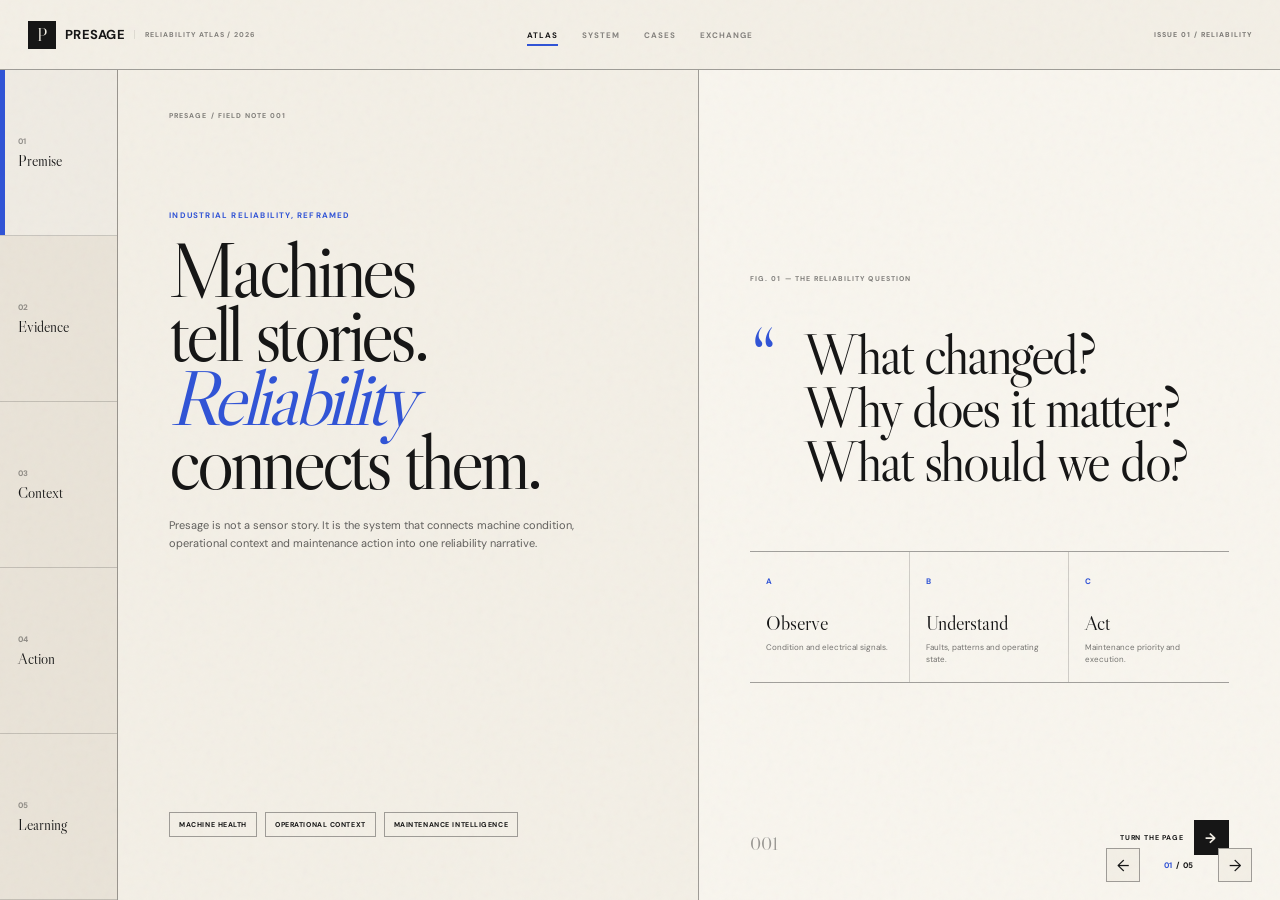
<file: index.html>
<!DOCTYPE html>
<html lang="en" data-page="atlas">
<head>
  <meta charset="UTF-8">
  <meta name="viewport" content="width=device-width, initial-scale=1.0">
  <meta name="description" content="Presage Reliability Atlas — a field guide to machine health, context and maintenance action.">
  <title>Presage — Reliability Atlas</title>
  <link rel="preconnect" href="https://fonts.googleapis.com">
  <link rel="preconnect" href="https://fonts.gstatic.com" crossorigin>
  <link href="https://fonts.googleapis.com/css2?family=DM+Sans:wght@400;500;600;700&family=Libre+Caslon+Display&display=swap" rel="stylesheet">
  <link rel="stylesheet" href="styles.css">
</head>
<body class="atlas-body">
  <div class="paper-grain" aria-hidden="true"></div>

  <header class="atlas-header">
    <a class="atlas-brand" href="index.html">
      <span class="brand-symbol">P</span>
      <strong>PRESAGE</strong>
      <small>RELIABILITY ATLAS / 2026</small>
    </a>

    <nav class="atlas-nav" aria-label="Main navigation">
      <a class="active" href="index.html">Atlas</a>
      <a href="platform.html">System</a>
      <a href="solutions.html">Cases</a>
      <a href="integrations.html">Exchange</a>
    </nav>

    <div class="issue-mark">ISSUE 01 / RELIABILITY</div>
  </header>

  <aside class="chapter-tabs" aria-label="Atlas chapters">
    <button class="active" data-spread="0"><span>01</span><b>Premise</b></button>
    <button data-spread="1"><span>02</span><b>Evidence</b></button>
    <button data-spread="2"><span>03</span><b>Context</b></button>
    <button data-spread="3"><span>04</span><b>Action</b></button>
    <button data-spread="4"><span>05</span><b>Learning</b></button>
  </aside>

  <main class="atlas-stage">
    <div class="spread-stack" id="spreadStack">
      <section class="atlas-spread active" data-spread-index="0">
        <div class="spread-page page-left cover-left">
          <div class="folio">PRESAGE / FIELD NOTE 001</div>
          <div class="cover-kicker">INDUSTRIAL RELIABILITY, REFRAMED</div>
          <h1>Machines<br>tell stories.<br><em>Reliability</em><br>connects them.</h1>
          <p class="cover-deck">Presage is not a sensor story. It is the system that connects machine condition, operational context and maintenance action into one reliability narrative.</p>
          <div class="cover-meta">
            <span>Machine health</span>
            <span>Operational context</span>
            <span>Maintenance intelligence</span>
          </div>
        </div>

        <div class="spread-page page-right cover-right">
          <div class="figure-label">FIG. 01 — THE RELIABILITY QUESTION</div>
          <div class="editorial-quote">
            <span>“</span>
            <strong>What changed?<br>Why does it matter?<br>What should we do?</strong>
          </div>
          <div class="question-grid">
            <div><small>A</small><b>Observe</b><p>Condition and electrical signals.</p></div>
            <div><small>B</small><b>Understand</b><p>Faults, patterns and operating state.</p></div>
            <div><small>C</small><b>Act</b><p>Maintenance priority and execution.</p></div>
          </div>
          <button class="page-turn" data-next="1"><span>TURN THE PAGE</span><b>→</b></button>
          <div class="page-number">001</div>
        </div>
      </section>

      <section class="atlas-spread" data-spread-index="1">
        <div class="spread-page page-left evidence-left">
          <div class="folio">CHAPTER 02 / EVIDENCE</div>
          <div class="huge-number">02</div>
          <h2>One asset.<br><em>Many signals.</em></h2>
          <p>Vibration, temperature, electrical behavior and process state should not live as separate stories.</p>

          <div class="signal-specimen">
            <div class="specimen-head"><span>MTR-204 / DE</span><small>12:40:18</small></div>
            <svg viewBox="0 0 700 180" preserveAspectRatio="none" aria-hidden="true">
              <path d="M0,95 C22,98 31,45 50,91 S83,145 102,94 S137,38 161,93 S199,120 223,93 S260,26 282,92 S323,151 345,94 S389,56 414,93 S455,113 478,92 S517,33 542,94 S589,128 620,92 S660,74 700,92"></path>
            </svg>
            <div class="specimen-axis"><span>0 Hz</span><span>320 Hz</span><span>640 Hz</span><span>960 Hz</span></div>
          </div>
        </div>

        <div class="spread-page page-right evidence-right">
          <div class="figure-label">FIG. 02 — MULTI-SIGNAL EVIDENCE</div>
          <div class="editorial-list">
            <article>
              <span>01</span>
              <h3>Mechanical condition</h3>
              <p>Vibration trends and spectra reveal developing rotating faults.</p>
              <b>VIBRATION / ENVELOPE</b>
            </article>
            <article>
              <span>02</span>
              <h3>Electrical condition</h3>
              <p>Motor-current signatures add another view of motor health and load behavior.</p>
              <b>MCSA / RMS / HARMONICS</b>
            </article>
            <article>
              <span>03</span>
              <h3>Thermal condition</h3>
              <p>Temperature helps anchor fault progression in the machine’s real operating state.</p>
              <b>TEMPERATURE</b>
            </article>
          </div>
          <div class="margin-note">A reliability platform should organize evidence around the asset — not around the device that collected it.</div>
          <button class="page-turn" data-next="2"><span>NEXT / CONTEXT</span><b>→</b></button>
          <div class="page-number">002</div>
        </div>
      </section>

      <section class="atlas-spread" data-spread-index="2">
        <div class="spread-page page-left context-left">
          <div class="folio">CHAPTER 03 / CONTEXT</div>
          <h2>Machines do not fail<br><em>in a vacuum.</em></h2>
          <p class="lead-copy">The same vibration change means something different at 30% load, during startup, after a process change, or after recent maintenance.</p>

          <div class="context-map">
            <div class="context-center">ASSET<br><strong>MTR-204</strong></div>
            <span class="context-node n1">LOAD / 78%</span>
            <span class="context-node n2">PRESSURE / +11%</span>
            <span class="context-node n3">RPM / 1260</span>
            <span class="context-node n4">WORK / 47 DAYS</span>
            <span class="context-node n5">MODE / STEADY</span>
          </div>
        </div>

        <div class="spread-page page-right context-right">
          <div class="figure-label">FIG. 03 — WHY NOW?</div>
          <div class="context-essay">
            <p class="dropcap">A vibration rise can be meaningful, misleading, or operationally induced. Reliability improves when the platform can see what the machine was doing when the signal changed.</p>
            <blockquote>“Context is what separates a data point from a diagnosis.”</blockquote>
          </div>

          <div class="context-checks">
            <div><span>LOAD</span><b>Stable</b><i></i></div>
            <div><span>FAULT SIGNATURE</span><b>Persistent</b><i></i></div>
            <div><span>PROCESS SHIFT</span><b>Present</b><i></i></div>
            <div><span>LIKELY ORIGIN</span><b>Mechanical</b><i></i></div>
          </div>

          <button class="page-turn" data-next="3"><span>NEXT / ACTION</span><b>→</b></button>
          <div class="page-number">003</div>
        </div>
      </section>

      <section class="atlas-spread" data-spread-index="3">
        <div class="spread-page page-left action-left">
          <div class="folio">CHAPTER 04 / ACTION</div>
          <h2>An alert is not<br><em>an outcome.</em></h2>
          <p>Presage should carry diagnosis into the maintenance workflow with the evidence intact.</p>

          <div class="action-slip">
            <header><span>WORK NOTE / MTR-204</span><b>P2</b></header>
            <section>
              <small>RECOMMENDED ACTION</small>
              <strong>Inspect DE bearing and lubrication condition during the next planned opportunity.</strong>
            </section>
            <footer>
              <span>Evidence: persistent BPFO family</span>
              <span>Owner: Maintenance</span>
            </footer>
          </div>
        </div>

        <div class="spread-page page-right action-right">
          <div class="figure-label">FIG. 04 — FROM INSIGHT TO EXECUTION</div>
          <div class="handoff-sequence">
            <div><span>01</span><b>Diagnose</b><p>What is wrong?</p></div>
            <i>→</i>
            <div><span>02</span><b>Prioritize</b><p>When does it matter?</p></div>
            <i>→</i>
            <div><span>03</span><b>Recommend</b><p>What should be done?</p></div>
            <i>→</i>
            <div><span>04</span><b>Execute</b><p>Who owns the work?</p></div>
          </div>
          <div class="annotation-line"><span>CMMS / WORK ORDER / FEEDBACK</span></div>
          <button class="page-turn" data-next="4"><span>NEXT / LEARNING</span><b>→</b></button>
          <div class="page-number">004</div>
        </div>
      </section>

      <section class="atlas-spread" data-spread-index="4">
        <div class="spread-page page-left learning-left">
          <div class="folio">CHAPTER 05 / LEARNING</div>
          <h2>Every repair should make<br>the next decision <em>better.</em></h2>
          <p>Closed-loop reliability means the outcome of the work becomes part of future diagnosis.</p>

          <div class="history-strip">
            <div><span>14 SEP</span><b>Detected</b><p>Bearing signature develops</p></div>
            <div><span>15 SEP</span><b>Validated</b><p>Context supports mechanical origin</p></div>
            <div><span>18 SEP</span><b>Actioned</b><p>Inspection + lubrication correction</p></div>
            <div class="current"><span>22 SEP</span><b>Learned</b><p>Vibration returns to baseline</p></div>
          </div>
        </div>

        <div class="spread-page page-right learning-right">
          <div class="figure-label">FIG. 05 — THE LOOP CLOSES</div>
          <div class="closing-statement">
            <small>PRESAGE / RELIABILITY CLOUD</small>
            <strong>Monitor less.<br>Understand more.<br>Act earlier.</strong>
            <p>From machine evidence to plant context to maintenance learning.</p>
            <div class="closing-links">
              <a href="platform.html">Explore the system ↗</a>
              <a href="solutions.html">See the cases ↗</a>
              <a href="integrations.html">See the exchange ↗</a>
            </div>
          </div>
          <button class="page-turn restart" data-next="0"><span>RETURN TO COVER</span><b>↺</b></button>
          <div class="page-number">005</div>
        </div>
      </section>
    </div>
  </main>

  <div class="atlas-controls">
    <button id="prevSpread" aria-label="Previous spread">←</button>
    <span><b id="currentSpread">01</b> / 05</span>
    <button id="nextSpread" aria-label="Next spread">→</button>
  </div>

  <script src="script.js"></script>
</body>
</html>
</file>
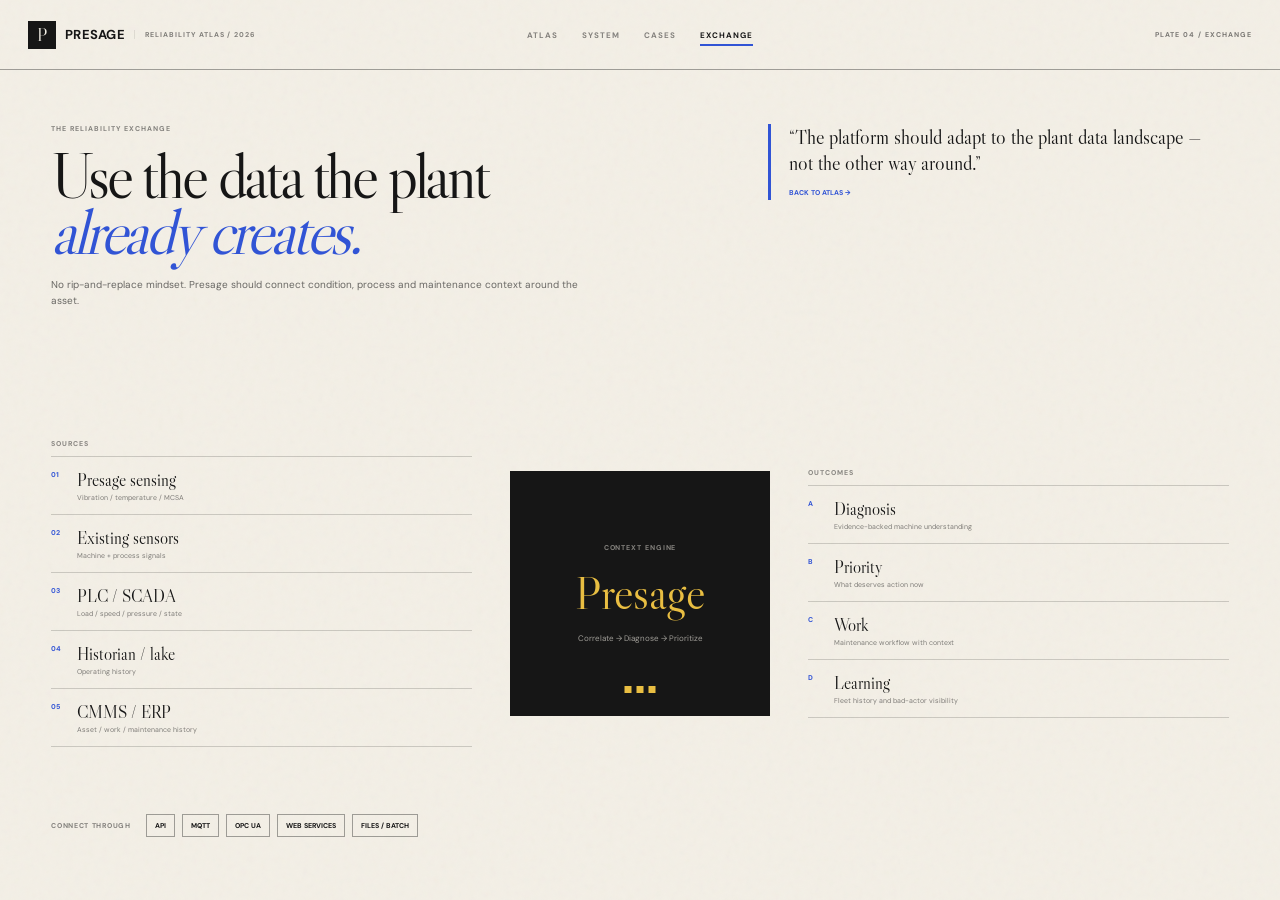
<file: integrations.html>
<!DOCTYPE html>
<html lang="en" data-page="exchange">
<head>
  <meta charset="UTF-8"><meta name="viewport" content="width=device-width,initial-scale=1">
  <title>Presage — Reliability Exchange</title>
  <link rel="preconnect" href="https://fonts.googleapis.com"><link rel="preconnect" href="https://fonts.gstatic.com" crossorigin>
  <link href="https://fonts.googleapis.com/css2?family=DM+Sans:wght@400;500;600;700&family=Libre+Caslon+Display&display=swap" rel="stylesheet">
  <link rel="stylesheet" href="styles.css">
</head>
<body class="atlas-body inner-page">
  <div class="paper-grain" aria-hidden="true"></div>
  <header class="atlas-header">
    <a class="atlas-brand" href="index.html"><span class="brand-symbol">P</span><strong>PRESAGE</strong><small>RELIABILITY ATLAS / 2026</small></a>
    <nav class="atlas-nav"><a href="index.html">Atlas</a><a href="platform.html">System</a><a href="solutions.html">Cases</a><a class="active" href="integrations.html">Exchange</a></nav>
    <div class="issue-mark">PLATE 04 / EXCHANGE</div>
  </header>

  <main class="exchange-page">
    <header class="exchange-title">
      <span>THE RELIABILITY EXCHANGE</span>
      <h1>Use the data the plant<br><em>already creates.</em></h1>
      <p>No rip-and-replace mindset. Presage should connect condition, process and maintenance context around the asset.</p>
    </header>

    <section class="exchange-map">
      <div class="exchange-column sources">
        <small>SOURCES</small>
        <article><span>01</span><strong>Presage sensing</strong><p>Vibration / temperature / MCSA</p></article>
        <article><span>02</span><strong>Existing sensors</strong><p>Machine + process signals</p></article>
        <article><span>03</span><strong>PLC / SCADA</strong><p>Load / speed / pressure / state</p></article>
        <article><span>04</span><strong>Historian / lake</strong><p>Operating history</p></article>
        <article><span>05</span><strong>CMMS / ERP</strong><p>Asset / work / maintenance history</p></article>
      </div>

      <div class="exchange-center">
        <span>CONTEXT ENGINE</span>
        <strong>Presage</strong>
        <p>Correlate → Diagnose → Prioritize</p>
        <div class="exchange-pulse"><i></i><i></i><i></i></div>
      </div>

      <div class="exchange-column outputs">
        <small>OUTCOMES</small>
        <article><span>A</span><strong>Diagnosis</strong><p>Evidence-backed machine understanding</p></article>
        <article><span>B</span><strong>Priority</strong><p>What deserves action now</p></article>
        <article><span>C</span><strong>Work</strong><p>Maintenance workflow with context</p></article>
        <article><span>D</span><strong>Learning</strong><p>Fleet history and bad-actor visibility</p></article>
      </div>
    </section>

    <aside class="protocol-line">
      <span>CONNECT THROUGH</span>
      <b>API</b><b>MQTT</b><b>OPC UA</b><b>WEB SERVICES</b><b>FILES / BATCH</b>
    </aside>

    <footer class="exchange-footer">
      <blockquote>“The platform should adapt to the plant data landscape — not the other way around.”</blockquote>
      <a href="index.html">BACK TO ATLAS →</a>
    </footer>
  </main>

  <script src="script.js"></script>
</body>
</html>
</file>
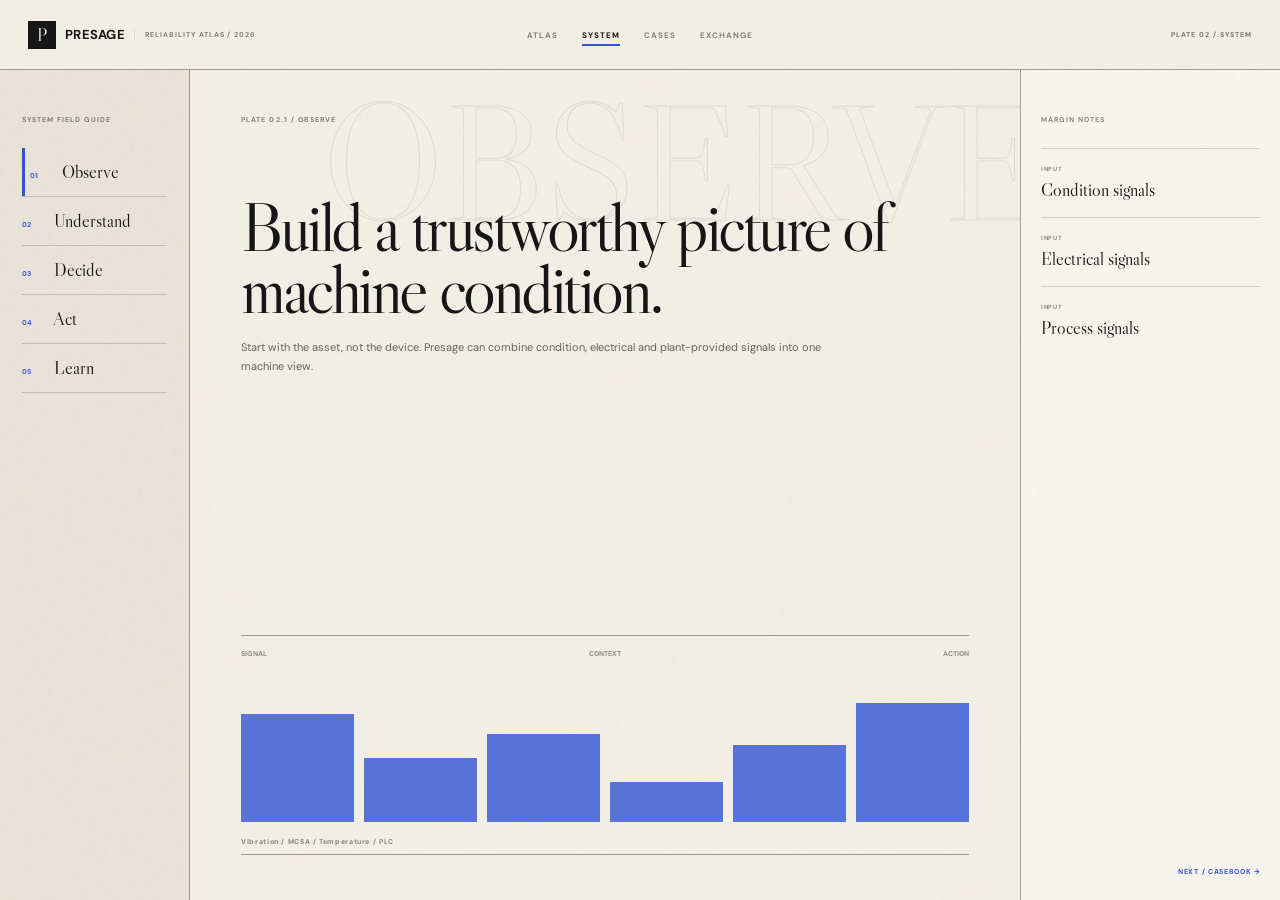
<file: platform.html>
<!DOCTYPE html>
<html lang="en" data-page="system">
<head>
  <meta charset="UTF-8"><meta name="viewport" content="width=device-width,initial-scale=1">
  <title>Presage — System Field Guide</title>
  <link rel="preconnect" href="https://fonts.googleapis.com"><link rel="preconnect" href="https://fonts.gstatic.com" crossorigin>
  <link href="https://fonts.googleapis.com/css2?family=DM+Sans:wght@400;500;600;700&family=Libre+Caslon+Display&display=swap" rel="stylesheet">
  <link rel="stylesheet" href="styles.css">
</head>
<body class="atlas-body inner-page">
  <div class="paper-grain" aria-hidden="true"></div>
  <header class="atlas-header">
    <a class="atlas-brand" href="index.html"><span class="brand-symbol">P</span><strong>PRESAGE</strong><small>RELIABILITY ATLAS / 2026</small></a>
    <nav class="atlas-nav"><a href="index.html">Atlas</a><a class="active" href="platform.html">System</a><a href="solutions.html">Cases</a><a href="integrations.html">Exchange</a></nav>
    <div class="issue-mark">PLATE 02 / SYSTEM</div>
  </header>

  <main class="guide-page">
    <aside class="guide-index">
      <span>SYSTEM FIELD GUIDE</span>
      <button class="active" data-system="0"><b>01</b> Observe</button>
      <button data-system="1"><b>02</b> Understand</button>
      <button data-system="2"><b>03</b> Decide</button>
      <button data-system="3"><b>04</b> Act</button>
      <button data-system="4"><b>05</b> Learn</button>
    </aside>

    <section class="guide-feature">
      <div class="guide-caption" id="systemCaption">PLATE 02.1 / OBSERVE</div>
      <div class="guide-word" id="systemWord">OBSERVE</div>
      <h1 id="systemTitle">Build a trustworthy picture of machine condition.</h1>
      <p id="systemCopy">Start with the asset, not the device. Presage can combine condition, electrical and plant-provided signals into one machine view.</p>

      <div class="guide-figure">
        <div class="figure-axis"><span>SIGNAL</span><span>CONTEXT</span><span>ACTION</span></div>
        <div class="figure-bars" id="figureBars">
          <i style="--h:76%"></i><i style="--h:45%"></i><i style="--h:62%"></i><i style="--h:28%"></i><i style="--h:54%"></i><i style="--h:84%"></i>
        </div>
        <div class="figure-caption" id="figureCaption">Vibration / MCSA / Temperature / PLC</div>
      </div>
    </section>

    <aside class="guide-notes">
      <span>MARGIN NOTES</span>
      <article><small>INPUT</small><strong id="noteA">Condition signals</strong></article>
      <article><small>INPUT</small><strong id="noteB">Electrical signals</strong></article>
      <article><small>INPUT</small><strong id="noteC">Process signals</strong></article>
      <a href="solutions.html">NEXT / CASEBOOK →</a>
    </aside>
  </main>

  <script src="script.js"></script>
</body>
</html>
</file>
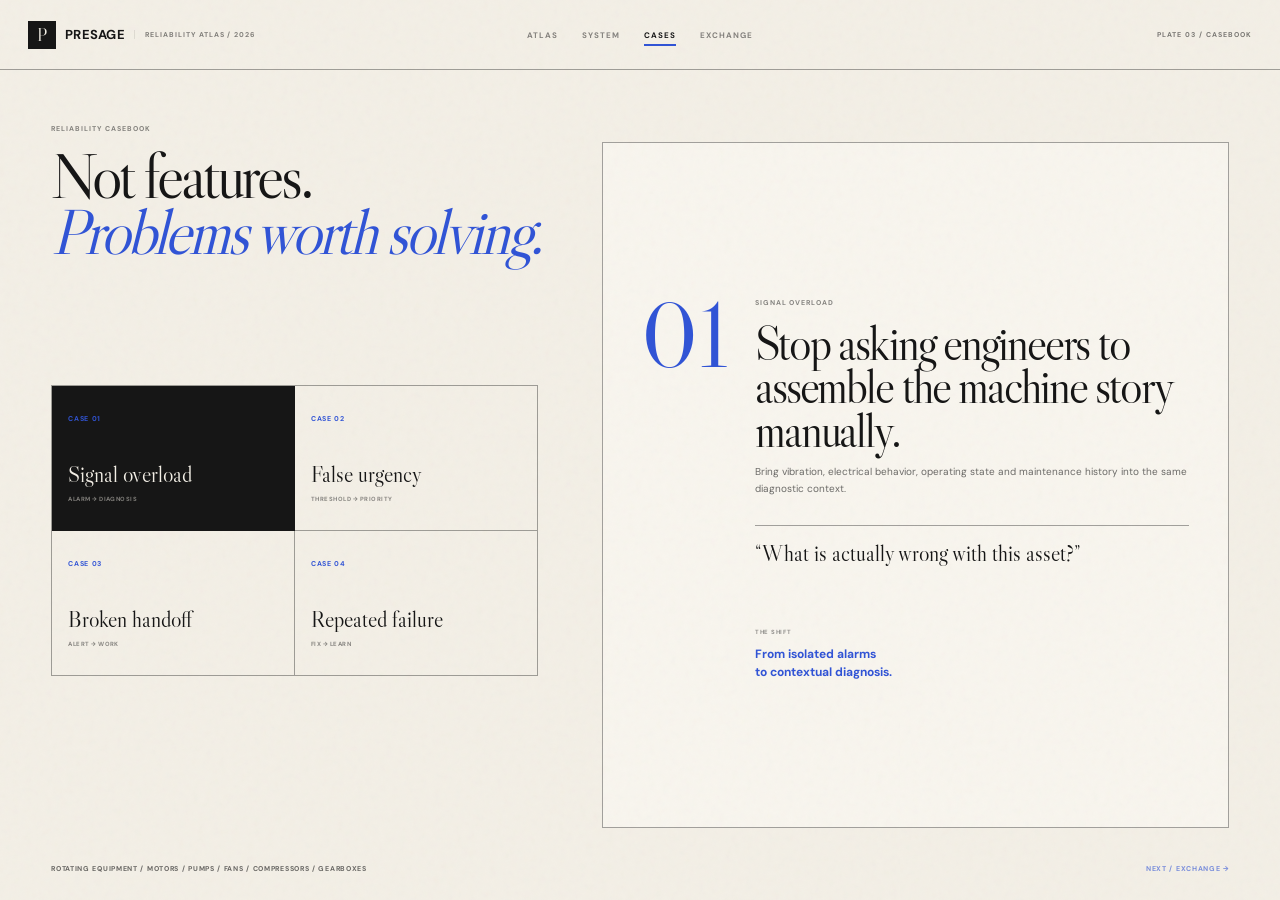
<file: solutions.html>
<!DOCTYPE html>
<html lang="en" data-page="cases">
<head>
  <meta charset="UTF-8"><meta name="viewport" content="width=device-width,initial-scale=1">
  <title>Presage — Reliability Casebook</title>
  <link rel="preconnect" href="https://fonts.googleapis.com"><link rel="preconnect" href="https://fonts.gstatic.com" crossorigin>
  <link href="https://fonts.googleapis.com/css2?family=DM+Sans:wght@400;500;600;700&family=Libre+Caslon+Display&display=swap" rel="stylesheet">
  <link rel="stylesheet" href="styles.css">
</head>
<body class="atlas-body inner-page">
  <div class="paper-grain" aria-hidden="true"></div>
  <header class="atlas-header">
    <a class="atlas-brand" href="index.html"><span class="brand-symbol">P</span><strong>PRESAGE</strong><small>RELIABILITY ATLAS / 2026</small></a>
    <nav class="atlas-nav"><a href="index.html">Atlas</a><a href="platform.html">System</a><a class="active" href="solutions.html">Cases</a><a href="integrations.html">Exchange</a></nav>
    <div class="issue-mark">PLATE 03 / CASEBOOK</div>
  </header>

  <main class="casebook-page">
    <header class="casebook-title">
      <span>RELIABILITY CASEBOOK</span>
      <h1>Not features.<br><em>Problems worth solving.</em></h1>
    </header>

    <section class="case-grid">
      <button class="case-tile active" data-case="0">
        <span>CASE 01</span><strong>Signal overload</strong><small>ALARM → DIAGNOSIS</small>
      </button>
      <button class="case-tile" data-case="1">
        <span>CASE 02</span><strong>False urgency</strong><small>THRESHOLD → PRIORITY</small>
      </button>
      <button class="case-tile" data-case="2">
        <span>CASE 03</span><strong>Broken handoff</strong><small>ALERT → WORK</small>
      </button>
      <button class="case-tile" data-case="3">
        <span>CASE 04</span><strong>Repeated failure</strong><small>FIX → LEARN</small>
      </button>
    </section>

    <section class="case-feature">
      <div class="case-number" id="caseNumber">01</div>
      <div class="case-content">
        <span id="caseLabel">SIGNAL OVERLOAD</span>
        <h2 id="caseTitle">Stop asking engineers to assemble the machine story manually.</h2>
        <p id="caseCopy">Bring vibration, electrical behavior, operating state and maintenance history into the same diagnostic context.</p>
        <blockquote id="caseQuestion">“What is actually wrong with this asset?”</blockquote>
      </div>
      <div class="case-shift">
        <small>THE SHIFT</small>
        <strong id="caseShift">From isolated alarms<br>to contextual diagnosis.</strong>
      </div>
    </section>

    <footer class="casebook-footer">
      <span>ROTATING EQUIPMENT / MOTORS / PUMPS / FANS / COMPRESSORS / GEARBOXES</span>
      <a href="integrations.html">NEXT / EXCHANGE →</a>
    </footer>
  </main>

  <script src="script.js"></script>
</body>
</html>
</file>
<file: styles.css>
:root {
  --paper: #f3efe6;
  --paper-2: #e9e3d8;
  --ink: #161616;
  --blue: #3154d6;
  --red: #e74c34;
  --green: #86a83c;
  --yellow: #eabf42;
  --pink: #d66c91;
  --line: rgba(22,22,22,.18);
  --line-strong: rgba(22,22,22,.38);
  --header-h: 70px;
  --accent: var(--blue);
  --ease: cubic-bezier(.22,1,.36,1);
}

* { box-sizing: border-box; }
html { background: var(--paper); }
body {
  margin: 0;
  min-width: 320px;
  min-height: 100vh;
  background: var(--paper);
  color: var(--ink);
  font-family: "DM Sans", sans-serif;
}
a { color: inherit; text-decoration: none; }
button { color: inherit; font: inherit; }
::selection { background: var(--yellow); color: var(--ink); }

.paper-grain {
  position: fixed; inset: 0; z-index: 100; pointer-events: none; opacity: .36; mix-blend-mode: multiply;
  background-image: url("data:image/svg+xml,%3Csvg viewBox='0 0 180 180' xmlns='http://www.w3.org/2000/svg'%3E%3Cfilter id='n'%3E%3CfeTurbulence type='fractalNoise' baseFrequency='.72' numOctaves='3' stitchTiles='stitch'/%3E%3C/filter%3E%3Crect width='100%25' height='100%25' filter='url(%23n)' opacity='.09'/%3E%3C/svg%3E");
}

.atlas-header {
  position: fixed; z-index: 50; top: 0; left: 0; right: 0; height: var(--header-h);
  display: grid; grid-template-columns: 1fr auto 1fr; align-items: center;
  padding: 0 28px; border-bottom: 1px solid var(--line-strong); background: rgba(243,239,230,.91); backdrop-filter: blur(14px);
}
.atlas-brand { display: flex; align-items: center; gap: 9px; width: max-content; }
.brand-symbol {
  width: 28px; height: 28px; display: grid; place-items: center;
  border: 1px solid var(--ink); background: var(--ink); color: var(--paper);
  font-family: "Libre Caslon Display", serif; font-size: 18px;
}
.atlas-brand strong { font-size: 13px; letter-spacing: .02em; }
.atlas-brand small {
  padding-left: 10px; border-left: 1px solid var(--line);
  font-size: 7px; font-weight: 700; letter-spacing: .14em; opacity: .52;
}
.atlas-nav { display: flex; align-items: center; gap: 24px; }
.atlas-nav a {
  position: relative; padding: 11px 0; font-size: 8px; font-weight: 700; letter-spacing: .13em; text-transform: uppercase; opacity: .5;
}
.atlas-nav a:hover, .atlas-nav a.active { opacity: 1; }
.atlas-nav a.active::after { content:""; position:absolute; left:0; right:0; bottom:5px; height:2px; background:var(--accent); }
.issue-mark { justify-self: end; font-size: 7px; font-weight: 700; letter-spacing: .14em; opacity: .55; }

.chapter-tabs {
  position: fixed; z-index: 45; left: 0; top: var(--header-h); bottom: 0; width: 118px;
  border-right: 1px solid var(--line-strong); background: var(--paper-2); display: grid; grid-template-rows: repeat(5,1fr);
}
.chapter-tabs button {
  position: relative; display: grid; align-content: center; gap: 5px; padding: 0 18px;
  border: 0; border-bottom: 1px solid var(--line); background: transparent; text-align: left; cursor: pointer;
}
.chapter-tabs button::after {
  content:""; position:absolute; left:0; top:0; bottom:0; width:0; background:var(--accent); transition:width .25s ease;
}
.chapter-tabs button.active::after { width:5px; }
.chapter-tabs button span { font-size: 8px; font-weight: 700; opacity:.42; }
.chapter-tabs button b { font-family:"Libre Caslon Display",serif; font-size:15px; font-weight:400; }
.chapter-tabs button.active { background: rgba(255,255,255,.28); }

.atlas-stage {
  position: fixed; z-index: 1; top: var(--header-h); left: 118px; right: 0; bottom: 0; overflow: hidden;
}
.spread-stack { position: relative; width:100%; height:100%; perspective: 1800px; }
.atlas-spread {
  position:absolute; inset:0; display:grid; grid-template-columns:1fr 1fr;
  opacity:0; visibility:hidden; transform:translateY(26px) scale(.985); transition:opacity .5s ease, transform .75s var(--ease), visibility .5s;
}
.atlas-spread.active { opacity:1; visibility:visible; transform:translateY(0) scale(1); z-index:2; }
.spread-page { position:relative; min-width:0; padding:4.5vh 4vw 6vh; overflow:hidden; }
.page-left { border-right:1px solid var(--line-strong); background:var(--paper); }
.page-right { background:#f8f5ee; }
.folio, .figure-label, .guide-caption {
  font-size:7px; font-weight:700; letter-spacing:.15em; opacity:.52;
}
.cover-kicker { margin-top:10vh; font-size:8px; font-weight:700; letter-spacing:.15em; color:var(--accent); }
.cover-left h1 {
  margin:18px 0 22px; font-family:"Libre Caslon Display",serif; font-size:clamp(58px,6.1vw,108px); line-height:.82; letter-spacing:-.055em; font-weight:400;
}
.cover-left h1 em { color:var(--accent); font-style:italic; }
.cover-deck { width:min(500px,90%); font-size:12px; line-height:1.65; color:rgba(22,22,22,.67); }
.cover-meta { position:absolute; left:4vw; bottom:7vh; display:flex; gap:8px; flex-wrap:wrap; }
.cover-meta span { padding:7px 9px; border:1px solid var(--line-strong); font-size:7px; font-weight:700; letter-spacing:.08em; text-transform:uppercase; }

.cover-right { display:flex; flex-direction:column; justify-content:center; }
.editorial-quote { position:relative; margin-top:5vh; padding-left:54px; }
.editorial-quote > span { position:absolute; left:0; top:-24px; font-family:"Libre Caslon Display",serif; font-size:94px; color:var(--accent); }
.editorial-quote strong { font-family:"Libre Caslon Display",serif; font-size:clamp(40px,4.4vw,76px); line-height:.95; letter-spacing:-.045em; font-weight:400; }
.question-grid { margin-top:7vh; display:grid; grid-template-columns:repeat(3,1fr); border-top:1px solid var(--line-strong); border-bottom:1px solid var(--line-strong); }
.question-grid > div { min-height:128px; padding:16px; border-right:1px solid var(--line); }
.question-grid > div:last-child { border-right:0; }
.question-grid small { color:var(--accent); font-size:8px; font-weight:700; }
.question-grid b { display:block; margin-top:22px; font-family:"Libre Caslon Display",serif; font-size:20px; font-weight:400; }
.question-grid p { margin:7px 0 0; font-size:8px; line-height:1.45; opacity:.58; }

.page-turn {
  position:absolute; right:4vw; bottom:5vh; display:flex; align-items:center; gap:10px; padding:0;
  border:0; background:transparent; cursor:pointer; font-size:7px; font-weight:700; letter-spacing:.12em;
}
.page-turn b { width:35px; height:35px; display:grid; place-items:center; border:1px solid var(--ink); background:var(--ink); color:var(--paper); font-size:14px; transition:transform .25s var(--ease), background .25s ease; }
.page-turn:hover b { transform:translateX(5px); background:var(--accent); border-color:var(--accent); }
.page-number { position:absolute; left:4vw; bottom:5vh; font-family:"Libre Caslon Display",serif; font-size:18px; opacity:.42; }

.atlas-controls {
  position:fixed; z-index:55; right:28px; bottom:18px; display:flex; align-items:center; gap:8px;
}
.atlas-controls button {
  width:34px; height:34px; border:1px solid var(--line-strong); background:var(--paper); cursor:pointer;
}
.atlas-controls span { min-width:62px; text-align:center; font-size:8px; font-weight:700; letter-spacing:.1em; }
.atlas-controls b { color:var(--accent); }

/* Evidence */
.huge-number {
  position:absolute; right:2vw; top:1vh; font-family:"Libre Caslon Display",serif; font-size:16vw; line-height:1; color:transparent; -webkit-text-stroke:1px rgba(22,22,22,.12);
}
.spread-page h2 {
  position:relative; z-index:2; margin:10vh 0 18px; font-family:"Libre Caslon Display",serif; font-size:clamp(50px,5.2vw,90px); line-height:.88; letter-spacing:-.05em; font-weight:400;
}
.spread-page h2 em { color:var(--accent); font-style:italic; }
.spread-page > p, .lead-copy { width:min(500px,88%); font-size:11px; line-height:1.65; color:rgba(22,22,22,.66); }
.signal-specimen { position:absolute; left:4vw; right:4vw; bottom:7vh; border-top:1px solid var(--line-strong); border-bottom:1px solid var(--line-strong); }
.specimen-head, .specimen-axis { height:34px; display:flex; align-items:center; justify-content:space-between; font-size:7px; font-weight:700; letter-spacing:.09em; }
.specimen-head small { opacity:.45; }
.signal-specimen svg { width:100%; height:145px; display:block; background:repeating-linear-gradient(90deg,transparent 0 39px,rgba(22,22,22,.05) 39px 40px); }
.signal-specimen path { fill:none; stroke:var(--accent); stroke-width:2; vector-effect:non-scaling-stroke; }
.specimen-axis { opacity:.45; border-top:1px solid var(--line); }

.editorial-list { margin-top:8vh; border-top:1px solid var(--line-strong); }
.editorial-list article {
  min-height:128px; display:grid; grid-template-columns:32px 1fr 1.2fr; gap:14px; align-items:center; border-bottom:1px solid var(--line);
}
.editorial-list article > span { color:var(--accent); font-size:8px; font-weight:700; }
.editorial-list h3 { margin:0; font-family:"Libre Caslon Display",serif; font-size:24px; font-weight:400; }
.editorial-list p { margin:0; font-size:9px; line-height:1.55; opacity:.62; }
.editorial-list b { grid-column:3; font-size:6px; letter-spacing:.11em; opacity:.45; }
.margin-note {
  position:absolute; right:4vw; bottom:11vh; width:46%; padding-top:10px; border-top:2px solid var(--accent);
  font-family:"Libre Caslon Display",serif; font-size:15px; line-height:1.35;
}

/* Context */
.context-map { position:absolute; left:4vw; right:4vw; bottom:7vh; height:260px; border:1px solid var(--line-strong); }
.context-map::before, .context-map::after {
  content:""; position:absolute; left:50%; top:50%; width:70%; height:1px; background:var(--line);
}
.context-map::before { transform:translate(-50%,-50%) rotate(25deg); }
.context-map::after { transform:translate(-50%,-50%) rotate(-25deg); }
.context-center {
  position:absolute; z-index:3; left:50%; top:50%; transform:translate(-50%,-50%);
  width:112px; height:112px; display:grid; place-content:center; text-align:center; border-radius:50%; background:var(--ink); color:var(--paper); font-size:8px; letter-spacing:.1em;
}
.context-center strong { margin-top:4px; font-size:16px; letter-spacing:-.02em; }
.context-node {
  position:absolute; z-index:2; padding:8px 10px; border:1px solid var(--line-strong); background:var(--paper); font-size:7px; font-weight:700;
}
.n1{left:8%;top:15%}.n2{right:7%;top:13%}.n3{right:12%;bottom:13%}.n4{left:9%;bottom:12%}.n5{left:42%;top:6%}

.context-essay { margin-top:9vh; }
.context-essay p { font-family:"Libre Caslon Display",serif; font-size:22px; line-height:1.45; }
.context-essay .dropcap::first-letter { float:left; margin:3px 8px 0 0; font-size:72px; line-height:.72; color:var(--accent); }
.context-essay blockquote { margin:5vh 0 0; padding:18px 0; border-top:1px solid var(--line-strong); border-bottom:1px solid var(--line-strong); font-size:11px; font-weight:700; letter-spacing:.08em; text-transform:uppercase; }
.context-checks { margin-top:4vh; display:grid; }
.context-checks div { min-height:52px; display:grid; grid-template-columns:1fr auto 28px; align-items:center; border-bottom:1px solid var(--line); }
.context-checks span { font-size:7px; font-weight:700; letter-spacing:.1em; opacity:.55; }
.context-checks b { font-family:"Libre Caslon Display",serif; font-size:16px; font-weight:400; }
.context-checks i { justify-self:end; width:8px; height:8px; background:var(--accent); }

/* Action */
.action-slip { margin-top:6vh; border:1px solid var(--line-strong); background:#faf7f0; transform:rotate(-1.5deg); box-shadow:16px 16px 0 rgba(22,22,22,.05); }
.action-slip header, .action-slip footer { min-height:42px; padding:0 14px; display:flex; align-items:center; justify-content:space-between; border-bottom:1px solid var(--line); font-size:7px; font-weight:700; letter-spacing:.1em; }
.action-slip header b { display:grid; place-items:center; width:26px; height:26px; background:var(--accent); color:white; }
.action-slip section { min-height:180px; padding:25px; display:grid; align-content:center; gap:10px; }
.action-slip section small { font-size:7px; font-weight:700; letter-spacing:.11em; opacity:.5; }
.action-slip section strong { font-family:"Libre Caslon Display",serif; font-size:25px; line-height:1.15; font-weight:400; }
.action-slip footer { border-top:1px solid var(--line); border-bottom:0; opacity:.58; }

.handoff-sequence { margin-top:13vh; display:grid; grid-template-columns:1fr auto 1fr auto 1fr auto 1fr; align-items:center; gap:10px; }
.handoff-sequence > div { min-height:180px; padding:18px; border:1px solid var(--line-strong); display:flex; flex-direction:column; justify-content:flex-end; }
.handoff-sequence > div:nth-of-type(2) { background:rgba(49,84,214,.07); }
.handoff-sequence > div:nth-of-type(3) { background:rgba(234,191,66,.11); }
.handoff-sequence > div:nth-of-type(4) { background:rgba(134,168,60,.10); }
.handoff-sequence span { color:var(--accent); font-size:8px; font-weight:700; }
.handoff-sequence b { margin-top:auto; font-family:"Libre Caslon Display",serif; font-size:20px; font-weight:400; }
.handoff-sequence p { margin:5px 0 0; font-size:8px; opacity:.56; }
.annotation-line { margin-top:5vh; padding-top:10px; border-top:1px solid var(--line-strong); font-size:7px; font-weight:700; letter-spacing:.13em; }

/* Learning */
.history-strip { margin-top:8vh; border-top:1px solid var(--line-strong); }
.history-strip div { min-height:68px; display:grid; grid-template-columns:80px 100px 1fr; align-items:center; gap:14px; border-bottom:1px solid var(--line); }
.history-strip span { font-size:7px; font-weight:700; opacity:.48; }
.history-strip b { font-family:"Libre Caslon Display",serif; font-size:18px; font-weight:400; }
.history-strip p { margin:0; font-size:8px; opacity:.6; }
.history-strip .current { padding-left:10px; border-left:4px solid var(--accent); background:rgba(49,84,214,.05); }

.closing-statement { margin-top:13vh; }
.closing-statement small { font-size:7px; font-weight:700; letter-spacing:.13em; opacity:.5; }
.closing-statement strong { display:block; margin:20px 0; font-family:"Libre Caslon Display",serif; font-size:clamp(48px,5.2vw,88px); line-height:.88; font-weight:400; letter-spacing:-.05em; }
.closing-statement p { max-width:440px; font-size:10px; line-height:1.6; opacity:.62; }
.closing-links { margin-top:28px; display:flex; flex-wrap:wrap; gap:8px; }
.closing-links a { padding:8px 10px; border:1px solid var(--line-strong); font-size:7px; font-weight:700; letter-spacing:.08em; }

/* Inner pages */
.inner-page { overflow:hidden; }
.guide-page, .casebook-page, .exchange-page {
  position:fixed; top:var(--header-h); left:0; right:0; bottom:0; overflow:hidden;
}
.guide-page { display:grid; grid-template-columns:190px 1fr 260px; }
.guide-index { padding:5vh 22px; border-right:1px solid var(--line-strong); background:var(--paper-2); }
.guide-index > span, .guide-notes > span { display:block; margin-bottom:24px; font-size:7px; font-weight:700; letter-spacing:.14em; opacity:.5; }
.guide-index button {
  width:100%; padding:13px 0; border:0; border-bottom:1px solid var(--line); background:transparent; text-align:left; cursor:pointer; font-family:"Libre Caslon Display",serif; font-size:18px;
}
.guide-index button b { display:inline-block; width:28px; font-family:"DM Sans",sans-serif; font-size:7px; color:var(--accent); }
.guide-index button.active { padding-left:8px; box-shadow:inset 3px 0 0 var(--accent); }

.guide-feature { position:relative; padding:5vh 4vw; overflow:hidden; }
.guide-word { position:absolute; right:-2vw; top:1vh; font-family:"Libre Caslon Display",serif; font-size:13vw; line-height:1; color:transparent; -webkit-text-stroke:1px rgba(22,22,22,.09); }
.guide-feature h1 { position:relative; z-index:2; max-width:780px; margin:8vh 0 18px; font-family:"Libre Caslon Display",serif; font-size:clamp(52px,5.4vw,92px); line-height:.9; letter-spacing:-.05em; font-weight:400; }
.guide-feature > p { width:min(580px,80%); font-size:11px; line-height:1.65; opacity:.64; }
.guide-figure { position:absolute; left:4vw; right:4vw; bottom:5vh; height:220px; border-top:1px solid var(--line-strong); border-bottom:1px solid var(--line-strong); }
.figure-axis { height:34px; display:flex; align-items:center; justify-content:space-between; font-size:7px; font-weight:700; opacity:.45; }
.figure-bars { position:absolute; left:0; right:0; bottom:32px; top:44px; display:flex; align-items:flex-end; gap:10px; }
.figure-bars i { flex:1; height:var(--h); background:var(--accent); opacity:.8; transition:height .5s var(--ease), background .3s ease; }
.figure-caption { position:absolute; left:0; bottom:8px; font-size:7px; font-weight:700; letter-spacing:.09em; opacity:.48; }

.guide-notes { padding:5vh 20px; border-left:1px solid var(--line-strong); background:#f8f5ee; }
.guide-notes article { padding:16px 0; border-top:1px solid var(--line); }
.guide-notes small { display:block; margin-bottom:6px; font-size:6px; font-weight:700; letter-spacing:.12em; opacity:.48; }
.guide-notes strong { font-family:"Libre Caslon Display",serif; font-size:18px; font-weight:400; }
.guide-notes a { position:absolute; right:20px; bottom:24px; font-size:7px; font-weight:700; letter-spacing:.1em; color:var(--accent); }

/* Casebook */
.casebook-page { padding:5vh 4vw; }
.casebook-title { width:46%; }
.casebook-title > span, .exchange-title > span { font-size:7px; font-weight:700; letter-spacing:.14em; opacity:.5; }
.casebook-title h1, .exchange-title h1 {
  margin:12px 0 0; font-family:"Libre Caslon Display",serif; font-size:clamp(48px,5vw,84px); line-height:.88; letter-spacing:-.05em; font-weight:400;
}
.casebook-title h1 em, .exchange-title h1 em { color:var(--accent); font-style:italic; }

.case-grid { position:absolute; left:4vw; top:35vh; width:38%; display:grid; grid-template-columns:1fr 1fr; border-top:1px solid var(--line-strong); border-left:1px solid var(--line-strong); }
.case-tile {
  min-height:145px; padding:16px; border:0; border-right:1px solid var(--line-strong); border-bottom:1px solid var(--line-strong); background:transparent; text-align:left; cursor:pointer;
}
.case-tile span { display:block; color:var(--accent); font-size:7px; font-weight:700; letter-spacing:.1em; }
.case-tile strong { display:block; margin-top:38px; font-family:"Libre Caslon Display",serif; font-size:22px; font-weight:400; }
.case-tile small { display:block; margin-top:7px; font-size:6px; font-weight:700; letter-spacing:.08em; opacity:.48; }
.case-tile.active { background:var(--ink); color:var(--paper); }

.case-feature {
  position:absolute; right:4vw; top:8vh; bottom:8vh; width:49%; padding:4vh 3vw;
  border:1px solid var(--line-strong); background:#f8f5ee; display:grid; grid-template-columns:90px 1fr; align-content:center; gap:24px;
}
.case-number { font-family:"Libre Caslon Display",serif; font-size:92px; color:var(--accent); line-height:1; }
.case-content > span { font-size:7px; font-weight:700; letter-spacing:.13em; opacity:.5; }
.case-content h2 { margin:12px 0; font-family:"Libre Caslon Display",serif; font-size:clamp(38px,3.7vw,62px); line-height:.92; letter-spacing:-.045em; font-weight:400; }
.case-content p { max-width:520px; font-size:10px; line-height:1.65; opacity:.62; }
.case-content blockquote { margin:28px 0 0; padding-top:14px; border-top:1px solid var(--line-strong); font-family:"Libre Caslon Display",serif; font-size:22px; }
.case-shift { grid-column:2; margin-top:3vh; }
.case-shift small { font-size:6px; font-weight:700; letter-spacing:.12em; opacity:.45; }
.case-shift strong { display:block; margin-top:7px; font-size:12px; line-height:1.45; color:var(--accent); }
.casebook-footer { position:absolute; left:4vw; right:4vw; bottom:3vh; display:flex; justify-content:space-between; font-size:7px; font-weight:700; letter-spacing:.1em; opacity:.62; }
.casebook-footer a { color:var(--accent); opacity:1; }

/* Exchange */
.exchange-page { padding:5vh 4vw; }
.exchange-title { width:50%; }
.exchange-title p { width:min(540px,90%); margin:16px 0 0; font-size:10px; line-height:1.6; opacity:.62; }
.exchange-map { position:absolute; left:4vw; right:4vw; top:36vh; bottom:12vh; display:grid; grid-template-columns:1fr 260px 1fr; gap:3vw; align-items:center; }
.exchange-column > small { display:block; padding-bottom:8px; border-bottom:1px solid var(--line-strong); font-size:7px; font-weight:700; letter-spacing:.13em; opacity:.48; }
.exchange-column article { min-height:58px; display:grid; grid-template-columns:26px 1fr; align-content:center; border-bottom:1px solid var(--line); }
.exchange-column article span { grid-row:1/3; color:var(--accent); font-size:7px; font-weight:700; }
.exchange-column article strong { font-family:"Libre Caslon Display",serif; font-size:17px; font-weight:400; }
.exchange-column article p { margin:2px 0 0; font-size:7px; opacity:.52; }
.exchange-center {
  position:relative; min-height:245px; padding:26px; border:1px solid var(--line-strong); background:var(--ink); color:var(--paper);
  display:grid; align-content:center; text-align:center;
}
.exchange-center > span { font-size:7px; font-weight:700; letter-spacing:.13em; opacity:.5; }
.exchange-center > strong { display:block; margin:12px 0; font-family:"Libre Caslon Display",serif; font-size:46px; font-weight:400; color:var(--yellow); }
.exchange-center p { margin:0; font-size:8px; opacity:.62; }
.exchange-pulse { position:absolute; left:50%; bottom:22px; transform:translateX(-50%); display:flex; gap:5px; }
.exchange-pulse i { width:7px; height:7px; background:var(--yellow); animation:pulseDot 1.5s ease-in-out infinite; }
.exchange-pulse i:nth-child(2){animation-delay:.2s}.exchange-pulse i:nth-child(3){animation-delay:.4s}
.protocol-line { position:absolute; left:4vw; bottom:7vh; display:flex; align-items:center; gap:7px; }
.protocol-line span { margin-right:8px; font-size:7px; font-weight:700; letter-spacing:.1em; opacity:.5; }
.protocol-line b { padding:6px 8px; border:1px solid var(--line-strong); font-size:7px; }
.exchange-footer { position:absolute; right:4vw; top:6vh; width:36%; padding-left:18px; border-left:3px solid var(--accent); }
.exchange-footer blockquote { margin:0; font-family:"Libre Caslon Display",serif; font-size:20px; line-height:1.3; }
.exchange-footer a { display:inline-block; margin-top:12px; font-size:7px; font-weight:700; color:var(--accent); }

@keyframes pulseDot { 0%,100%{opacity:.25;transform:scale(.8)}50%{opacity:1;transform:scale(1.1)} }

@media (max-width: 1000px) {
  .chapter-tabs { width:90px; }
  .atlas-stage { left:90px; }
  .chapter-tabs button { padding:0 12px; }
  .chapter-tabs button b { font-size:13px; }
  .guide-page { grid-template-columns:150px 1fr 220px; }
  .handoff-sequence { grid-template-columns:1fr 1fr; }
  .handoff-sequence > i { display:none; }
  .case-feature { width:52%; }
  .case-grid { width:34%; }
}

@media (max-width: 760px) {
  body { overflow:auto; }
  .atlas-header { height:62px; padding:0 16px; grid-template-columns:1fr auto; }
  .atlas-brand small, .atlas-nav, .issue-mark { display:none; }
  .atlas-brand::after { content:"MENU"; font-size:7px; font-weight:700; letter-spacing:.12em; position:fixed; right:16px; }
  .chapter-tabs { display:none; }
  .atlas-stage { position:relative; inset:auto; margin-top:62px; overflow:visible; }
  .spread-stack { height:auto; }
  .atlas-spread { position:relative; inset:auto; display:none; grid-template-columns:1fr; }
  .atlas-spread.active { display:grid; }
  .spread-page { min-height:700px; padding:36px 20px 80px; }
  .page-left { border-right:0; border-bottom:1px solid var(--line-strong); }
  .cover-kicker { margin-top:9vh; }
  .cover-left h1 { font-size:16vw; }
  .question-grid { grid-template-columns:1fr; }
  .question-grid > div { min-height:90px; border-right:0; border-bottom:1px solid var(--line); }
  .question-grid > div:last-child { border-bottom:0; }
  .page-turn { right:20px; bottom:24px; }
  .page-number { left:20px; bottom:24px; }
  .atlas-controls { right:16px; bottom:12px; }
  .signal-specimen { left:20px; right:20px; }
  .margin-note { position:relative; right:auto; bottom:auto; width:100%; margin-top:34px; }
  .context-map { position:relative; left:auto; right:auto; bottom:auto; margin-top:36px; }
  .handoff-sequence { margin-top:8vh; grid-template-columns:1fr 1fr; }
  .history-strip div { grid-template-columns:60px 90px 1fr; }
  .closing-statement { margin-top:8vh; }

  .inner-page { overflow:auto; }
  .guide-page, .casebook-page, .exchange-page { position:relative; inset:auto; margin-top:62px; overflow:visible; display:block; padding:28px 18px 80px; }
  .guide-index { padding:0; border-right:0; background:transparent; display:flex; gap:6px; overflow:auto; }
  .guide-index > span { display:none; }
  .guide-index button { width:auto; min-width:max-content; padding:8px 10px; border:1px solid var(--line-strong); font-size:14px; }
  .guide-index button b { width:22px; }
  .guide-feature { padding:20px 0 0; }
  .guide-word { font-size:24vw; }
  .guide-feature h1 { font-size:14vw; margin-top:18vh; }
  .guide-feature > p { width:100%; }
  .guide-figure { position:relative; left:auto; right:auto; bottom:auto; margin-top:40px; height:220px; }
  .guide-notes { margin-top:30px; padding:20px 0; border-left:0; border-top:1px solid var(--line-strong); background:transparent; }
  .guide-notes a { position:relative; right:auto; bottom:auto; display:inline-block; margin-top:20px; }

  .casebook-title { width:100%; }
  .casebook-title h1, .exchange-title h1 { font-size:14vw; }
  .case-grid { position:relative; left:auto; top:auto; width:100%; margin-top:30px; }
  .case-feature { position:relative; right:auto; top:auto; bottom:auto; width:100%; margin-top:30px; grid-template-columns:60px 1fr; padding:24px 18px; }
  .case-number { font-size:60px; }
  .case-content h2 { font-size:10vw; }
  .casebook-footer { position:relative; left:auto; right:auto; bottom:auto; margin-top:28px; gap:16px; }

  .exchange-title { width:100%; }
  .exchange-footer { position:relative; right:auto; top:auto; width:100%; margin-top:28px; }
  .exchange-map { position:relative; inset:auto; margin-top:30px; grid-template-columns:1fr; }
  .exchange-center { order:-1; }
  .protocol-line { position:relative; left:auto; bottom:auto; margin-top:30px; flex-wrap:wrap; }
}

@media (prefers-reduced-motion: reduce) {
  *,*::before,*::after { transition-duration:.01ms !important; animation-duration:.01ms !important; animation-iteration-count:1 !important; }
}
</file>
